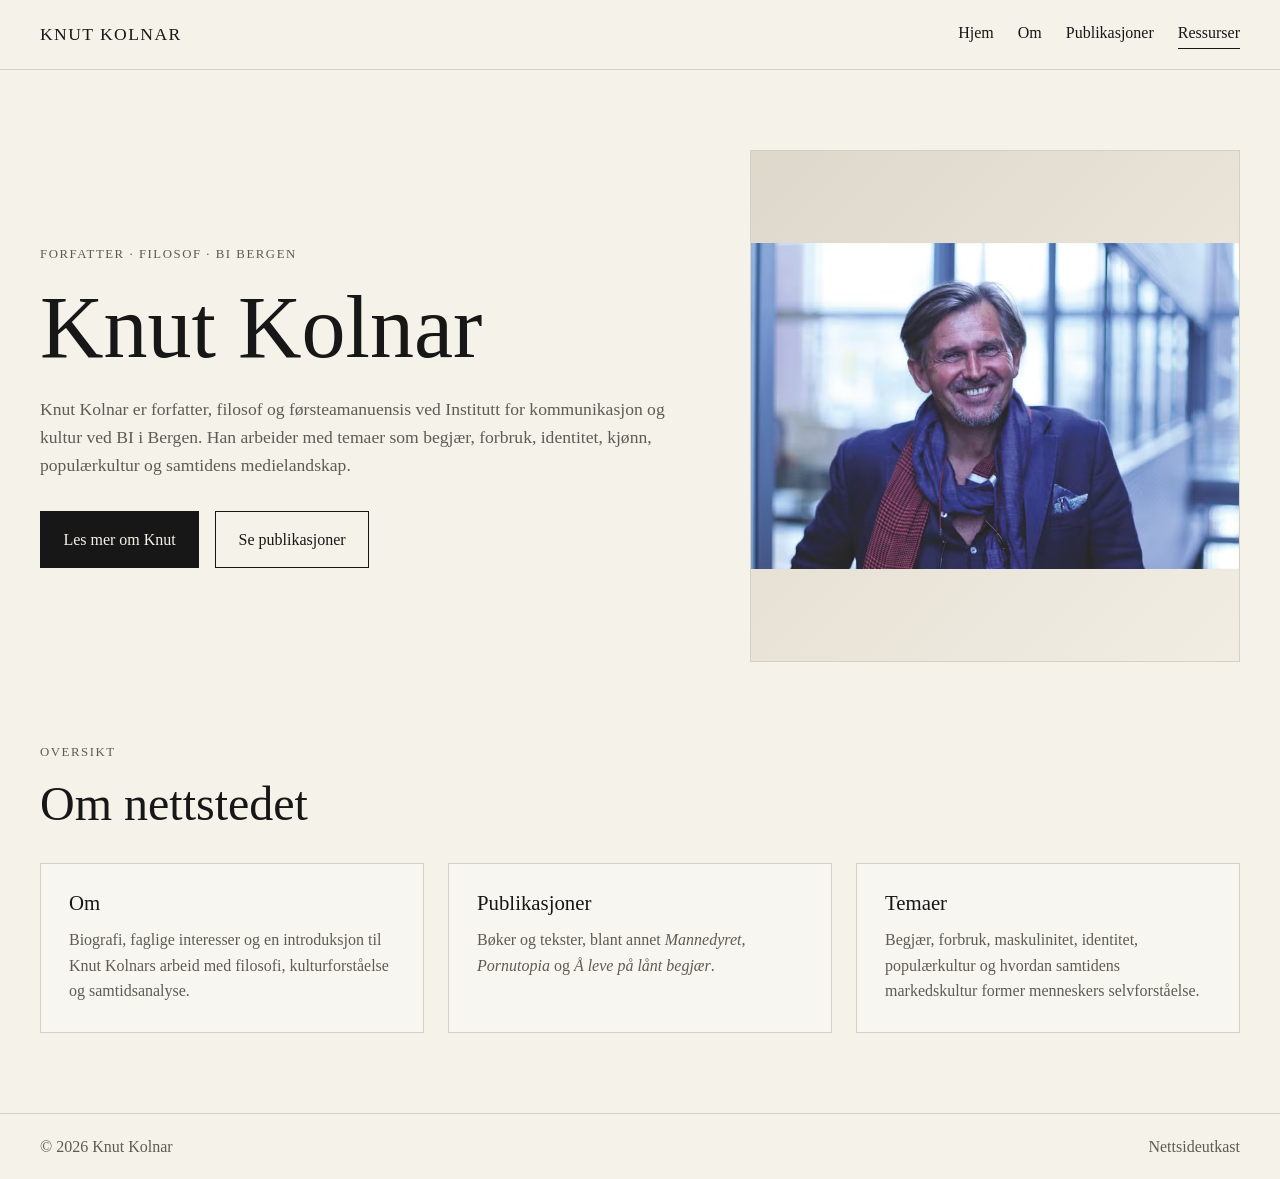
<file: index.html>
<!DOCTYPE html>
<html lang="no">
<head>
  <meta charset="UTF-8" />
  <meta name="viewport" content="width=device-width, initial-scale=1.0" />
  <title>Knut Kolnar</title>
  <meta name="description" content="Nettside for Knut Kolnar – forfatter, filosof og førsteamanuensis ved BI i Bergen." />
  <link rel="stylesheet" href="index.css" />
</head>
<body>
  <header class="site-header">
    <div class="container header-inner">
      <a href="index.html" class="logo">Knut Kolnar</a>
      <nav class="site-nav" aria-label="Hovednavigasjon">
        <a href="index.html">Hjem</a>
        <a href="about.html">Om</a>
        <a href="publications.html">Publikasjoner</a>
        <a href="resources.html" class="active">Ressurser</a>
      </nav>
    </div>
  </header>

  <main>
    <section class="hero">
      <div class="container hero-grid">
        <div class="hero-copy">
          <p class="eyebrow">Forfatter · filosof · BI Bergen</p>
          <h1>Knut Kolnar</h1>
          <p class="intro">
            Knut Kolnar er forfatter, filosof og førsteamanuensis ved Institutt for kommunikasjon og kultur ved BI i Bergen.
            Han arbeider med temaer som begjær, forbruk, identitet, kjønn, populærkultur og samtidens medielandskap.
          </p>
          <div class="hero-actions">
            <a href="about.html" class="button primary">Les mer om Knut</a>
            <a href="publications.html" class="button secondary">Se publikasjoner</a>
          </div>
        </div>
        <div class="hero-panel">
          <div class="panel-frame image-frame">
            <img
              src="images/knut.avif"
              alt="Portrett av Knut Kolnar"
            />
          </div>
        </div>
      </div>
    </section>

    <section class="overview">
      <div class="container">
        <div class="section-heading">
          <p class="eyebrow">Oversikt</p>
          <h2>Om nettstedet</h2>
        </div>
        <div class="cards">
          <article class="card">
            <h3>Om</h3>
            <p>
              Biografi, faglige interesser og en introduksjon til Knut Kolnars arbeid med filosofi,
              kulturforståelse og samtidsanalyse.
            </p>
          </article>
          <article class="card">
            <h3>Publikasjoner</h3>
            <p>
              Bøker og tekster, blant annet <em>Mannedyret</em>, <em>Pornutopia</em> og
              <em>Å leve på lånt begjær</em>.
            </p>
          </article>
          <article class="card">
            <h3>Temaer</h3>
            <p>
              Begjær, forbruk, maskulinitet, identitet, populærkultur og hvordan samtidens markedskultur
              former menneskers selvforståelse.
            </p>
          </article>
        </div>
      </div>
    </section>
  </main>

  <footer class="site-footer">
    <div class="container footer-inner">
      <p>© <span id="year"></span> Knut Kolnar</p>
      <p>Nettsideutkast</p>
    </div>
  </footer>

  <script>
    document.getElementById('year').textContent = new Date().getFullYear();
  </script>
</body>
</html>
</file>
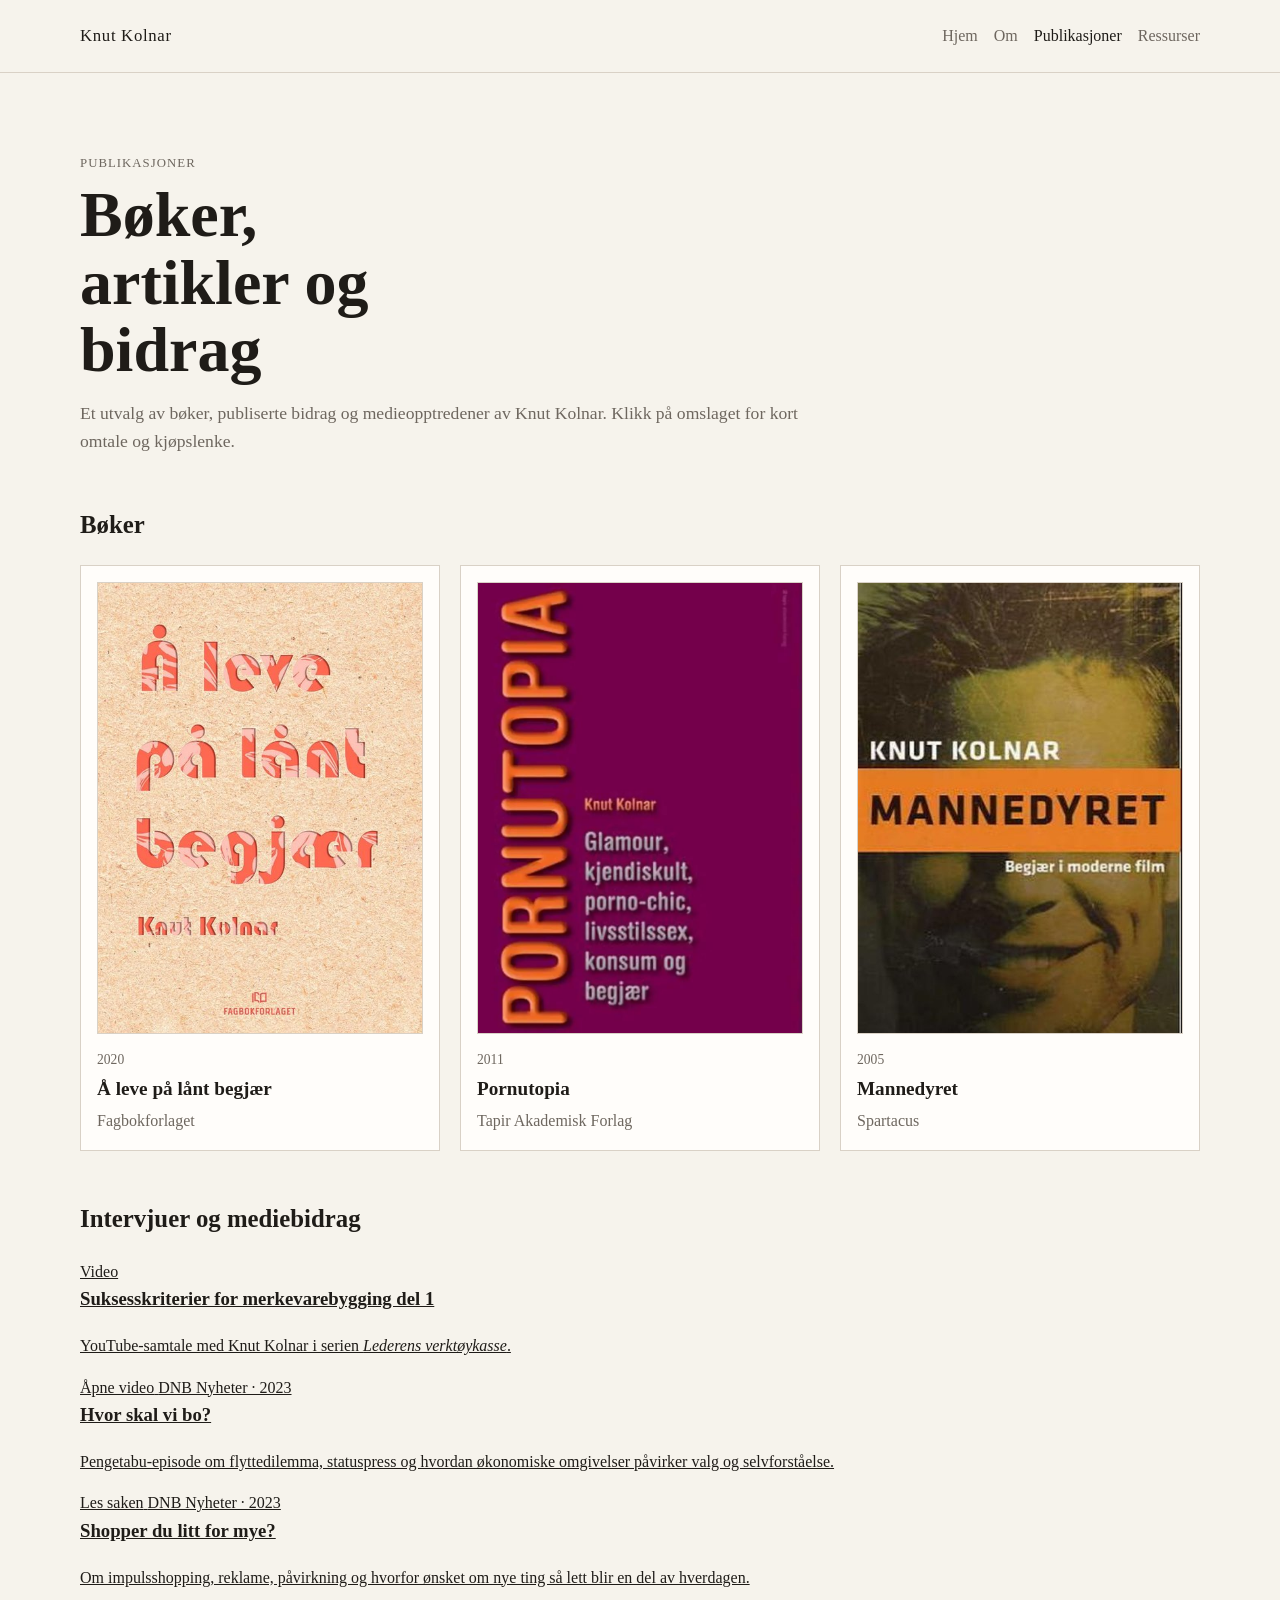
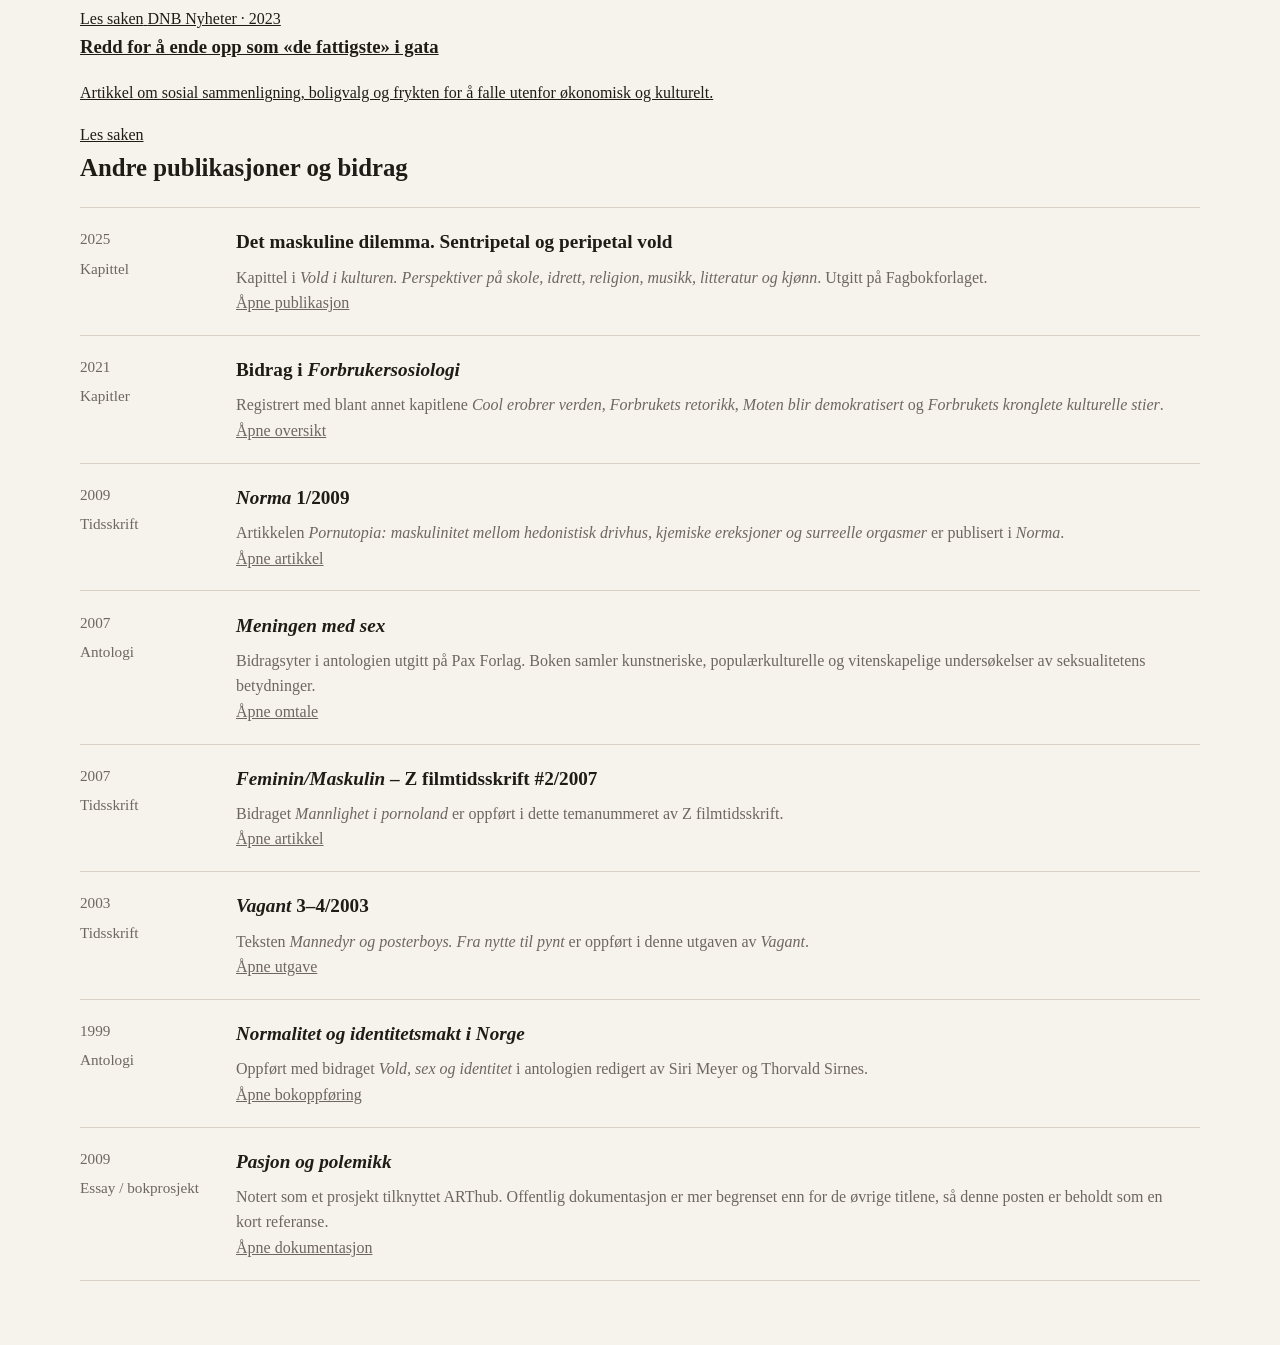
<file: publications.html>
<!DOCTYPE html>
<html lang="no">
<head>
  <meta charset="UTF-8" />
  <meta name="viewport" content="width=device-width, initial-scale=1.0" />
  <title>Publikasjoner | Knut Kolnar</title>
  <meta name="description" content="Publikasjoner av Knut Kolnar." />
  <link rel="stylesheet" href="publications.css" />
</head>
<body>
  <header class="site-header">
    <div class="container header-inner">
      <a href="index.html" class="logo">Knut Kolnar</a>
      <nav class="site-nav" aria-label="Hovednavigasjon">
        <a href="index.html">Hjem</a>
        <a href="about.html">Om</a>
        <a href="publications.html" class="active">Publikasjoner</a>
        <a href="resources.html">Ressurser</a>
      </nav>
    </div>
  </header>

  <main>
    <section class="page-header">
      <div class="container">
        <p class="eyebrow">Publikasjoner</p>
        <h1>Bøker, artikler og bidrag</h1>
        <p class="intro">
          Et utvalg av bøker, publiserte bidrag og medieopptredener av Knut Kolnar. Klikk på omslaget for kort omtale og kjøpslenke.
        </p>
      </div>
    </section>

    <section class="featured-books">
      <div class="container">
        <h2 class="section-title">Bøker</h2>
        <div class="book-grid">
          <button class="book-card" type="button" data-modal="modal-a-lant-begjaer" aria-haspopup="dialog">
            <img src="images/leve.jpg" alt="Omslag: Å leve på lånt begjær" />
            <span class="book-year">2020</span>
            <h3>Å leve på lånt begjær</h3>
            <p>Fagbokforlaget</p>
          </button>

          <button class="book-card" type="button" data-modal="modal-pornutopia" aria-haspopup="dialog">
            <img src="images/por.jpg" alt="Omslag: Pornutopia" />
            <span class="book-year">2011</span>
            <h3>Pornutopia</h3>
            <p>Tapir Akademisk Forlag</p>
          </button>

          <button class="book-card" type="button" data-modal="modal-mannedyret" aria-haspopup="dialog">
            <img src="images/mann.jpg" alt="Omslag: Mannedyret" />
            <span class="book-year">2005</span>
            <h3>Mannedyret</h3>
            <p>Spartacus</p>
          </button>
        </div>
      </div>
    </section>

    <section class="media-links">
      <div class="container">
        <h2 class="section-title">Intervjuer og mediebidrag</h2>
        <div class="resource-grid">
          <a class="resource-card" href="https://www.youtube.com/watch?v=XScAevqb-rQ" target="_blank" rel="noopener noreferrer">
            <span class="resource-type">Video</span>
            <h3>Suksesskriterier for merkevarebygging del 1</h3>
            <p>YouTube-samtale med Knut Kolnar i serien <em>Lederens verktøykasse</em>.</p>
            <span class="resource-link">Åpne video</span>
          </a>

          <a class="resource-card" href="https://www.dnb.no/dnbnyheter/no/din-okonomi/hvor-skal-vi-bo-pengetabu" target="_blank" rel="noopener noreferrer">
            <span class="resource-type">DNB Nyheter · 2023</span>
            <h3>Hvor skal vi bo?</h3>
            <p>Pengetabu-episode om flyttedilemma, statuspress og hvordan økonomiske omgivelser påvirker valg og selvforståelse.</p>
            <span class="resource-link">Les saken</span>
          </a>

          <a class="resource-card" href="https://www.dnb.no/dnbnyheter/no/din-okonomi/shopper-litt-mye" target="_blank" rel="noopener noreferrer">
            <span class="resource-type">DNB Nyheter · 2023</span>
            <h3>Shopper du litt for mye?</h3>
            <p>Om impulsshopping, reklame, påvirkning og hvorfor ønsket om nye ting så lett blir en del av hverdagen.</p>
            <span class="resource-link">Les saken</span>
          </a>

          <a class="resource-card" href="https://www.dnb.no/dnbnyheter/no/din-okonomi/de-fattigste-i-gata-pengetabu" target="_blank" rel="noopener noreferrer">
            <span class="resource-type">DNB Nyheter · 2023</span>
            <h3>Redd for å ende opp som «de fattigste» i gata</h3>
            <p>Artikkel om sosial sammenligning, boligvalg og frykten for å falle utenfor økonomisk og kulturelt.</p>
            <span class="resource-link">Les saken</span>
          </a>
        </div>
      </div>
    </section>

    <section class="publication-listing">
      <div class="container">
        <h2 class="section-title">Andre publikasjoner og bidrag</h2>

        <article class="publication-item">
          <div class="publication-meta">
            <span>2025</span>
            <span>Kapittel</span>
          </div>
          <div class="publication-copy">
            <h3>Det maskuline dilemma. Sentripetal og peripetal vold</h3>
            <p>
              Kapittel i <em>Vold i kulturen. Perspektiver på skole, idrett, religion, musikk, litteratur og kjønn</em>.
              Utgitt på Fagbokforlaget.
            </p>
            <p><a class="publication-link" href="https://doi.org/10.55669/oa510100" target="_blank" rel="noopener noreferrer">Åpne publikasjon</a></p>
          </div>
        </article>

        <article class="publication-item">
          <div class="publication-meta">
            <span>2021</span>
            <span>Kapitler</span>
          </div>
          <div class="publication-copy">
            <h3>Bidrag i <em>Forbrukersosiologi</em></h3>
            <p>
              Registrert med blant annet kapitlene <em>Cool erobrer verden</em>, <em>Forbrukets retorikk</em>,
              <em>Moten blir demokratisert</em> og <em>Forbrukets kronglete kulturelle stier</em>.
            </p>
            <p><a class="publication-link" href="https://www.bi.no/om-bi/ansatte/institutt-for-kommunikasjon-og-kultur/knut-kolnar/" target="_blank" rel="noopener noreferrer">Åpne oversikt</a></p>
          </div>
        </article>

        <article class="publication-item">
          <div class="publication-meta">
            <span>2009</span>
            <span>Tidsskrift</span>
          </div>
          <div class="publication-copy">
            <h3><em>Norma</em> 1/2009</h3>
            <p>
              Artikkelen <em>Pornutopia: maskulinitet mellom hedonistisk drivhus, kjemiske ereksjoner og surreelle orgasmer</em>
              er publisert i <em>Norma</em>.
            </p>
            <p><a class="publication-link" href="https://www.scup.com/doi/10.18261/ISSN1890-2146-2009-01-03" target="_blank" rel="noopener noreferrer">Åpne artikkel</a></p>
          </div>
        </article>

        <article class="publication-item">
          <div class="publication-meta">
            <span>2007</span>
            <span>Antologi</span>
          </div>
          <div class="publication-copy">
            <h3><em>Meningen med sex</em></h3>
            <p>
              Bidragsyter i antologien utgitt på Pax Forlag. Boken samler kunstneriske, populærkulturelle og
              vitenskapelige undersøkelser av seksualitetens betydninger.
            </p>
            <p><a class="publication-link" href="https://www.blikk.no/politikk/meningen-med-sex/151203" target="_blank" rel="noopener noreferrer">Åpne omtale</a></p>
          </div>
        </article>

        <article class="publication-item">
          <div class="publication-meta">
            <span>2007</span>
            <span>Tidsskrift</span>
          </div>
          <div class="publication-copy">
            <h3><em>Feminin/Maskulin</em> – Z filmtidsskrift #2/2007</h3>
            <p>
              Bidraget <em>Mannlighet i pornoland</em> er oppført i dette temanummeret av Z filmtidsskrift.
            </p>
            <p><a class="publication-link" href="https://znett.com/artikkel/mannlighet-i-pornoland/" target="_blank" rel="noopener noreferrer">Åpne artikkel</a></p>
          </div>
        </article>

        <article class="publication-item">
          <div class="publication-meta">
            <span>2003</span>
            <span>Tidsskrift</span>
          </div>
          <div class="publication-copy">
            <h3><em>Vagant</em> 3–4/2003</h3>
            <p>
              Teksten <em>Mannedyr og posterboys. Fra nytte til pynt</em> er oppført i denne utgaven av <em>Vagant</em>.
            </p>
            <p><a class="publication-link" href="https://www.vagant.no/tidligere-utgaver/3-42003/" target="_blank" rel="noopener noreferrer">Åpne utgave</a></p>
          </div>
        </article>

        <article class="publication-item">
          <div class="publication-meta">
            <span>1999</span>
            <span>Antologi</span>
          </div>
          <div class="publication-copy">
            <h3><em>Normalitet og identitetsmakt i Norge</em></h3>
            <p>
              Oppført med bidraget <em>Vold, sex og identitet</em> i antologien redigert av Siri Meyer og Thorvald Sirnes.
            </p>
            <p><a class="publication-link" href="https://www.nb.no/items/URN%3ANBN%3Ano-nb_digibok_2010062508086" target="_blank" rel="noopener noreferrer">Åpne bokoppføring</a></p>
          </div>
        </article>

        <article class="publication-item">
          <div class="publication-meta">
            <span>2009</span>
            <span>Essay / bokprosjekt</span>
          </div>
          <div class="publication-copy">
            <h3><em>Pasjon og polemikk</em></h3>
            <p>
              Notert som et prosjekt tilknyttet ARThub. Offentlig dokumentasjon er mer begrenset enn for de øvrige titlene,
              så denne posten er beholdt som en kort referanse.
            </p>
            <p><a class="publication-link" href="https://www.berven.no/_pages/Passionpage.html" target="_blank" rel="noopener noreferrer">Åpne dokumentasjon</a></p>
          </div>
        </article>
      </div>
    </section>
  </main>

  <div class="modal-backdrop" id="modal-a-lant-begjaer" hidden>
    <div class="modal" role="dialog" aria-modal="true" aria-labelledby="title-a-lant-begjaer">
      <button class="modal-close" type="button" aria-label="Lukk modal">&times;</button>
      <img src="images/leve.jpg" alt="Omslag: Å leve på lånt begjær" class="modal-cover" />
      <div class="modal-copy">
        <p class="modal-kicker">2020 · Fagbokforlaget</p>
        <h2 id="title-a-lant-begjaer">Å leve på lånt begjær</h2>
        <p>
          En bok om forbrukersamfunnet og hvordan begjær formes sosialt gjennom status, stigma, reklame,
          populærkultur, kroppsidealer og forestillinger om det gode liv.
        </p>
        <p>
          <a href="https://www.ark.no/produkt/boker/dokumentar-og-faktaboker/a-leve-pa-lant-begjaer-9788245018646" target="_blank" rel="noopener noreferrer">Kjøp hos ARK</a>
        </p>
      </div>
    </div>
  </div>

  <div class="modal-backdrop" id="modal-pornutopia" hidden>
    <div class="modal" role="dialog" aria-modal="true" aria-labelledby="title-pornutopia">
      <button class="modal-close" type="button" aria-label="Lukk modal">&times;</button>
      <img src="images/por.jpg" alt="Omslag: Pornutopia" class="modal-cover" />
      <div class="modal-copy">
        <p class="modal-kicker">2011 · Tapir Akademisk Forlag</p>
        <h2 id="title-pornutopia">Pornutopia</h2>
        <p>
          En kulturanalyse der sex og populærkultur brukes som innganger til å undersøke pornografi,
          kjendiskultur, livsstilssex, konsum, maskulinitet og begjær i samtiden.
        </p>
        <p>
          <a href="https://www.bokkilden.no/familie-og-relasjoner/pornutopia-knut-kolnar/produkt.do?produktId=6376046" target="_blank" rel="noopener noreferrer">Se hos Bokkilden</a>
        </p>
      </div>
    </div>
  </div>

  <div class="modal-backdrop" id="modal-mannedyret" hidden>
    <div class="modal" role="dialog" aria-modal="true" aria-labelledby="title-mannedyret">
      <button class="modal-close" type="button" aria-label="Lukk modal">&times;</button>
      <img src="images/mann.jpg" alt="Omslag: Mannedyret" class="modal-cover" />
      <div class="modal-copy">
        <p class="modal-kicker">2005 · Spartacus</p>
        <h2 id="title-mannedyret">Mannedyret</h2>
        <p>
          En analyse av hvordan moderne film fremstiller menn, maskulinitet og begjær, og hvordan
          populærkulturelle bilder former forestillinger om mannlighet.
        </p>
        <p>
          <a href="https://www.ark.no/produkt/boker/historie-og-dokumentar/mannedyret-9788243003484" target="_blank" rel="noopener noreferrer">Se hos ARK</a>
        </p>
      </div>
    </div>
  </div>

  <script>
    (function () {
      const backdrops = Array.from(document.querySelectorAll('.modal-backdrop'));
      const openButtons = Array.from(document.querySelectorAll('[data-modal]'));

      function closeAllModals() {
        backdrops.forEach((backdrop) => {
          backdrop.setAttribute('hidden', '');
        });
        document.body.classList.remove('modal-open');
      }

      function openModal(id) {
        const modal = document.getElementById(id);
        if (!modal) return;
        closeAllModals();
        modal.removeAttribute('hidden');
        document.body.classList.add('modal-open');
      }

      openButtons.forEach((button) => {
        button.addEventListener('click', () => openModal(button.getAttribute('data-modal')));
      });

      backdrops.forEach((backdrop) => {
        const closeButton = backdrop.querySelector('.modal-close');
        if (closeButton) {
          closeButton.addEventListener('click', closeAllModals);
        }
        backdrop.addEventListener('click', (event) => {
          if (event.target === backdrop) closeAllModals();
        });
      });

      document.addEventListener('keydown', (event) => {
        if (event.key === 'Escape') closeAllModals();
      });

      closeAllModals();
    })();
  </script>
</body>
</html>
</file>
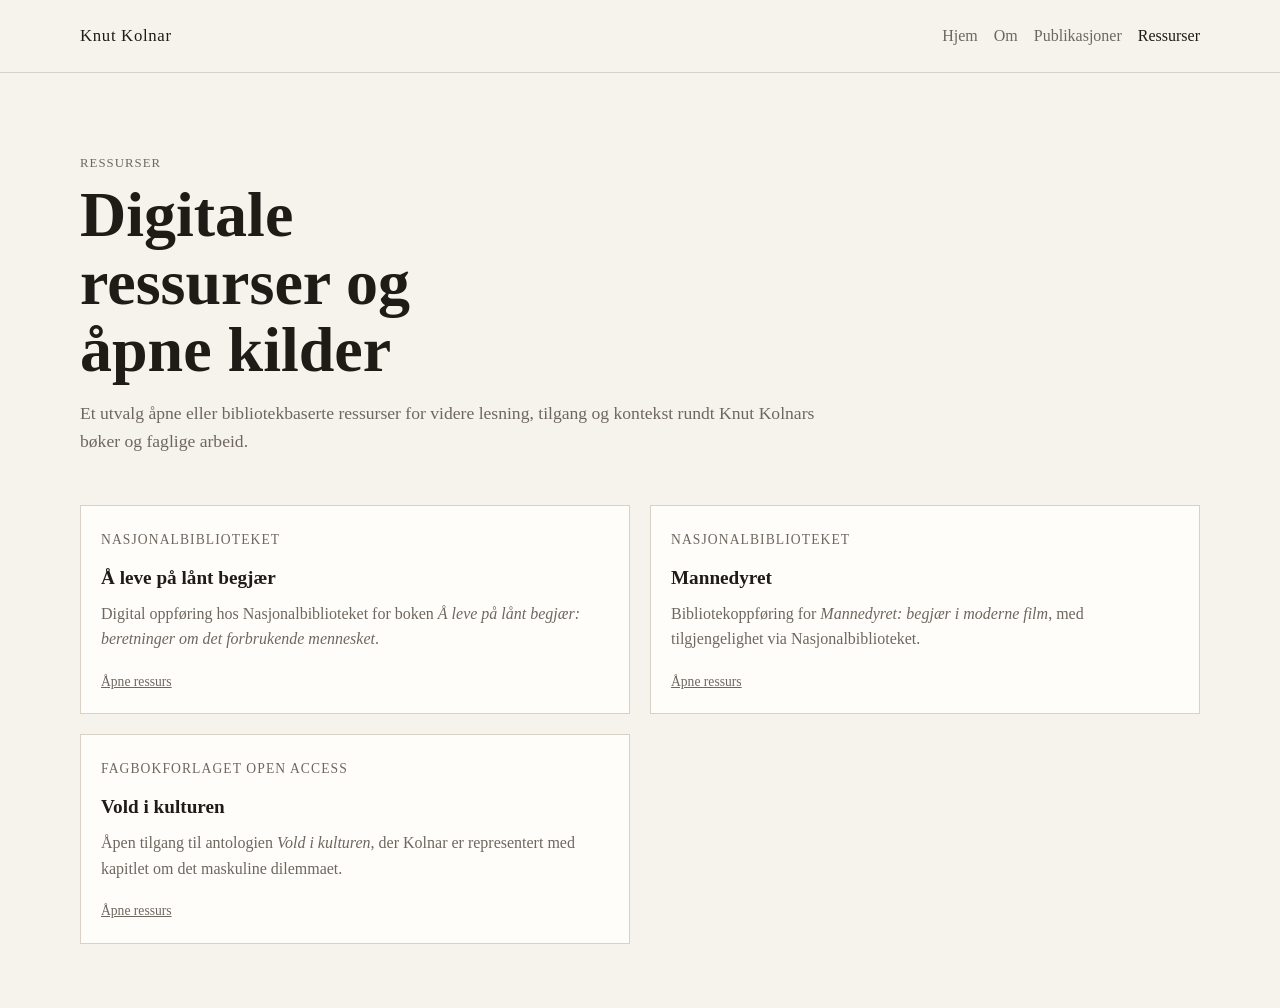
<file: resources.html>
<!DOCTYPE html>
<html lang="no">
<head>
  <meta charset="UTF-8" />
  <meta name="viewport" content="width=device-width, initial-scale=1.0" />
  <title>Ressurser | Knut Kolnar</title>
  <meta name="description" content="Digitale ressurser og åpne kilder knyttet til Knut Kolnars bøker og faglige bidrag." />
  <link rel="stylesheet" href="resources.css" />
</head>
<body>
  <header class="site-header">
    <div class="container header-inner">
      <a href="index.html" class="logo">Knut Kolnar</a>
      <nav class="site-nav" aria-label="Hovednavigasjon">
        <a href="index.html">Hjem</a>
        <a href="about.html">Om</a>
        <a href="publications.html">Publikasjoner</a>
        <a href="resources.html" class="active">Ressurser</a>
      </nav>
    </div>
  </header>

  <main>
    <section class="page-header">
      <div class="container">
        <p class="eyebrow">Ressurser</p>
        <h1>Digitale ressurser og åpne kilder</h1>
        <p class="intro">
          Et utvalg åpne eller bibliotekbaserte ressurser for videre lesning, tilgang og kontekst rundt Knut Kolnars bøker og faglige arbeid.
        </p>
      </div>
    </section>

    <section class="media-links">
      <div class="container">
        <div class="resource-grid">
          <a class="resource-card" href="https://www.nb.no/items/ecab8d7263d980b31fdeba372dc03f9a?page=21" target="_blank" rel="noopener noreferrer">
            <span class="resource-type">Nasjonalbiblioteket</span>
            <h3>Å leve på lånt begjær</h3>
            <p>Digital oppføring hos Nasjonalbiblioteket for boken <em>Å leve på lånt begjær: beretninger om det forbrukende mennesket</em>.</p>
            <span class="resource-link">Åpne ressurs</span>
          </a>

          <a class="resource-card" href="https://www.nb.no/items/e0802537ddbfa614b7ec75b5bc3366f8" target="_blank" rel="noopener noreferrer">
            <span class="resource-type">Nasjonalbiblioteket</span>
            <h3>Mannedyret</h3>
            <p>Bibliotekoppføring for <em>Mannedyret: begjær i moderne film</em>, med tilgjengelighet via Nasjonalbiblioteket.</p>
            <span class="resource-link">Åpne ressurs</span>
          </a>

          <a class="resource-card" href="https://oa.fagbokforlaget.no/index.php/vboa/catalog/book/72" target="_blank" rel="noopener noreferrer">
            <span class="resource-type">Fagbokforlaget Open Access</span>
            <h3>Vold i kulturen</h3>
            <p>Åpen tilgang til antologien <em>Vold i kulturen</em>, der Kolnar er representert med kapitlet om det maskuline dilemmaet.</p>
            <span class="resource-link">Åpne ressurs</span>
          </a>
        </div>
      </div>
    </section>
  </main>
</body>
</html>
</file>
<file: index.css>
:root {
  --bg: #f5f2ea;
  --surface: #ebe6dc;
  --text: #171717;
  --muted: #5f5b54;
  --border: #d7d0c4;
  --accent: #171717;
  --max-width: 1200px;
}

* {
  box-sizing: border-box;
}

html {
  scroll-behavior: smooth;
}

body {
  margin: 0;
  font-family: Georgia, "Times New Roman", serif;
  background: var(--bg);
  color: var(--text);
  line-height: 1.6;
}

img {
  max-width: 100%;
  display: block;
}

a {
  color: inherit;
  text-decoration: none;
}

.container {
  width: min(100% - 2rem, var(--max-width));
  margin: 0 auto;
}

.site-header,
.site-footer {
  border-bottom: 1px solid var(--border);
}

.site-footer {
  border-top: 1px solid var(--border);
  border-bottom: 0;
}

.header-inner,
.footer-inner {
  display: flex;
  align-items: center;
  justify-content: space-between;
  gap: 1rem;
  padding: 1.25rem 0;
}

.logo {
  font-size: 1.1rem;
  letter-spacing: 0.08em;
  text-transform: uppercase;
}

.site-nav {
  display: flex;
  gap: 1.5rem;
}

.site-nav a {
  position: relative;
  padding-bottom: 0.2rem;
}

.site-nav a.active::after,
.site-nav a:hover::after {
  content: "";
  position: absolute;
  left: 0;
  bottom: 0;
  width: 100%;
  height: 1px;
  background: var(--text);
}

.hero {
  padding: 5rem 0 4rem;
}

.hero-grid {
  display: grid;
  grid-template-columns: 1.15fr 0.85fr;
  gap: 3rem;
  align-items: center;
}

.eyebrow {
  margin: 0 0 1rem;
  font-size: 0.8rem;
  letter-spacing: 0.12em;
  text-transform: uppercase;
  color: var(--muted);
}

h1,
h2,
h3 {
  margin-top: 0;
  font-weight: 400;
  line-height: 1.1;
}

h1 {
  margin-bottom: 1rem;
  font-size: clamp(3rem, 7vw, 5.5rem);
}

h2 {
  font-size: clamp(2rem, 4vw, 3rem);
  margin-bottom: 2rem;
}

h3 {
  font-size: 1.3rem;
  margin-bottom: 0.75rem;
}

.intro {
  max-width: 42rem;
  font-size: 1.1rem;
  color: var(--muted);
}

.hero-actions {
  display: flex;
  gap: 1rem;
  flex-wrap: wrap;
  margin-top: 2rem;
}

.button {
  display: inline-flex;
  align-items: center;
  justify-content: center;
  padding: 0.9rem 1.4rem;
  border: 1px solid var(--text);
  transition: background 0.2s ease, color 0.2s ease;
}

.button.primary {
  background: var(--accent);
  color: var(--bg);
}

.button.secondary {
  background: transparent;
}

.button:hover {
  background: var(--surface);
  color: var(--text);
}

.hero-panel {
  min-height: 32rem;
}

.panel-frame {
  height: 100%;
  min-height: 32rem;
  border: 1px solid var(--border);
  background: linear-gradient(135deg, #ded8cb, #f2ede3);
  display: grid;
  place-items: center;
  color: var(--muted);
  text-transform: uppercase;
  letter-spacing: 0.08em;
  font-size: 0.8rem;
}

.overview {
  padding: 1rem 0 5rem;
}

.section-heading {
  margin-bottom: 2rem;
}

.cards {
  display: grid;
  grid-template-columns: repeat(3, 1fr);
  gap: 1.5rem;
}

.card {
  padding: 1.75rem;
  border: 1px solid var(--border);
  background: rgba(255, 255, 255, 0.28);
}

.card p,
.footer-inner p {
  margin: 0;
  color: var(--muted);
}

@media (max-width: 900px) {
  .hero-grid,
  .cards {
    grid-template-columns: 1fr;
  }

  .hero {
    padding-top: 3rem;
  }
}

@media (max-width: 640px) {
  .header-inner,
  .footer-inner {
    flex-direction: column;
    align-items: flex-start;
  }

  .site-nav {
    gap: 1rem;
    flex-wrap: wrap;
  }
}
</file>
<file: publications.css>
* {
  box-sizing: border-box;
}

:root {
  --bg: #f6f3ec;
  --surface: #fffdfa;
  --text: #1f1c18;
  --muted: #6e675f;
  --line: #d9d1c6;
}

html, body {
  margin: 0;
  padding: 0;
}

body {
  font-family: Georgia, "Times New Roman", serif;
  background: var(--bg);
  color: var(--text);
  line-height: 1.6;
}

body.modal-open {
  overflow: hidden;
}

a {
  color: inherit;
}

img {
  max-width: 100%;
  display: block;
}

.container {
  width: min(1120px, calc(100% - 2rem));
  margin: 0 auto;
}

.site-header {
  border-bottom: 1px solid var(--line);
  background: rgba(246, 243, 236, 0.94);
  position: sticky;
  top: 0;
  backdrop-filter: blur(6px);
  z-index: 10;
}

.header-inner {
  min-height: 72px;
  display: flex;
  align-items: center;
  justify-content: space-between;
  gap: 1rem;
}

.logo {
  text-decoration: none;
  font-size: 1.05rem;
  letter-spacing: 0.04em;
}

.site-nav {
  display: flex;
  gap: 1rem;
  flex-wrap: wrap;
}

.site-nav a {
  text-decoration: none;
  color: var(--muted);
}

.site-nav a.active {
  color: var(--text);
}

.page-header {
  padding: 5rem 0 2rem;
}

.eyebrow {
  margin: 0 0 0.5rem;
  text-transform: uppercase;
  letter-spacing: 0.08em;
  font-size: 0.8rem;
  color: var(--muted);
}

h1, h2, h3, p {
  margin-top: 0;
}

h1 {
  font-size: clamp(2.4rem, 5vw, 4.4rem);
  line-height: 1.05;
  max-width: 10ch;
  margin-bottom: 1rem;
}

.intro {
  font-size: 1.1rem;
  max-width: 46rem;
  color: var(--muted);
}

.section-title {
  font-size: 1.55rem;
  margin-bottom: 1.25rem;
}

.featured-books {
  padding: 0 0 3rem;
}

.book-grid {
  display: grid;
  grid-template-columns: repeat(3, minmax(0, 1fr));
  gap: 1.25rem;
}

.book-card {
  border: 1px solid var(--line);
  background: var(--surface);
  padding: 1rem;
  text-align: left;
  cursor: pointer;
  font: inherit;
  color: inherit;
  transition: transform 140ms ease, border-color 140ms ease;
}

.book-card:hover {
  transform: translateY(-2px);
  border-color: #b7ad9f;
}

.book-card img {
  width: 100%;
  aspect-ratio: 0.72 / 1;
  object-fit: cover;
  border: 1px solid var(--line);
  margin-bottom: 0.9rem;
  background: #ece7de;
}

.book-year {
  display: block;
  font-size: 0.85rem;
  color: var(--muted);
  margin-bottom: 0.25rem;
}

.book-card h3 {
  font-size: 1.2rem;
  margin-bottom: 0.2rem;
}

.book-card p {
  color: var(--muted);
  margin-bottom: 0;
}

.publication-listing {
  padding: 0 0 4rem;
}

.publication-item {
  display: grid;
  grid-template-columns: 140px 1fr;
  gap: 1rem;
  padding: 1.2rem 0;
  border-top: 1px solid var(--line);
}

.publication-item:last-child {
  border-bottom: 1px solid var(--line);
}

.publication-meta {
  display: flex;
  flex-direction: column;
  gap: 0.3rem;
  color: var(--muted);
  font-size: 0.95rem;
}

.publication-copy h3 {
  font-size: 1.2rem;
  margin-bottom: 0.4rem;
}

.publication-copy p {
  color: var(--muted);
  max-width: 58rem;
  margin-bottom: 0;
}

.modal-backdrop {
  position: fixed;
  inset: 0;
  background: rgba(20, 16, 12, 0.66);
  display: grid;
  place-items: center;
  padding: 1rem;
  z-index: 1000;
}

.modal-backdrop[hidden] {
  display: none !important;
}

.modal {
  width: min(900px, 100%);
  background: var(--surface);
  color: var(--text);
  border: 1px solid var(--line);
  display: grid;
  grid-template-columns: 280px 1fr;
  gap: 1.25rem;
  padding: 1.25rem;
  position: relative;
  box-shadow: 0 24px 80px rgba(0, 0, 0, 0.18);
}

.modal-cover {
  width: 100%;
  aspect-ratio: 0.72 / 1;
  object-fit: cover;
  border: 1px solid var(--line);
  background: #ece7de;
}

.modal-copy {
  padding-right: 2rem;
}

.modal-kicker {
  color: var(--muted);
  text-transform: uppercase;
  letter-spacing: 0.06em;
  font-size: 0.8rem;
  margin-bottom: 0.7rem;
}

.modal-copy h2 {
  font-size: 2rem;
  line-height: 1.05;
  margin-bottom: 1rem;
}

.modal-copy a {
  text-decoration: underline;
}

.modal-close {
  position: absolute;
  top: 0.6rem;
  right: 0.8rem;
  border: 0;
  background: transparent;
  font-size: 2rem;
  line-height: 1;
  cursor: pointer;
  color: var(--muted);
}

@media (max-width: 900px) {
  .book-grid {
    grid-template-columns: 1fr;
  }

  .modal {
    grid-template-columns: 1fr;
  }

  .modal-cover {
    max-width: 260px;
  }
}

@media (max-width: 700px) {
  .publication-item {
    grid-template-columns: 1fr;
  }

  .header-inner {
    align-items: flex-start;
    padding: 1rem 0;
    flex-direction: column;
  }

  .page-header {
    padding-top: 3rem;
  }
}
</file>
<file: resources.css>
* {
  box-sizing: border-box;
}

:root {
  --bg: #f6f3ec;
  --surface: #fffdfa;
  --text: #1f1c18;
  --muted: #6e675f;
  --line: #d9d1c6;
}

html, body {
  margin: 0;
  padding: 0;
}

body {
  font-family: Georgia, "Times New Roman", serif;
  background: var(--bg);
  color: var(--text);
  line-height: 1.6;
}

a {
  color: inherit;
}

.container {
  width: min(1120px, calc(100% - 2rem));
  margin: 0 auto;
}

.site-header {
  border-bottom: 1px solid var(--line);
  background: rgba(246, 243, 236, 0.94);
  position: sticky;
  top: 0;
  backdrop-filter: blur(6px);
  z-index: 10;
}

.header-inner {
  min-height: 72px;
  display: flex;
  align-items: center;
  justify-content: space-between;
  gap: 1rem;
}

.logo {
  text-decoration: none;
  font-size: 1.05rem;
  letter-spacing: 0.04em;
}

.site-nav {
  display: flex;
  gap: 1rem;
  flex-wrap: wrap;
}

.site-nav a {
  text-decoration: none;
  color: var(--muted);
}

.site-nav a.active {
  color: var(--text);
}

.page-header {
  padding: 5rem 0 2rem;
}

.eyebrow {
  margin: 0 0 0.5rem;
  text-transform: uppercase;
  letter-spacing: 0.08em;
  font-size: 0.8rem;
  color: var(--muted);
}

h1, h3, p {
  margin-top: 0;
}

h1 {
  font-size: clamp(2.4rem, 5vw, 4.4rem);
  line-height: 1.05;
  max-width: 12ch;
  margin-bottom: 1rem;
}

.intro {
  font-size: 1.1rem;
  max-width: 46rem;
  color: var(--muted);
}

.media-links {
  padding: 0 0 4rem;
}

.resource-grid {
  display: grid;
  grid-template-columns: repeat(2, minmax(0, 1fr));
  gap: 1.25rem;
}

.resource-card {
  display: block;
  border: 1px solid var(--line);
  background: var(--surface);
  padding: 1.25rem;
  text-decoration: none;
  transition: transform 140ms ease, border-color 140ms ease, background 140ms ease;
}

.resource-card:hover {
  transform: translateY(-2px);
  border-color: #b7ad9f;
  background: #fffcf7;
}

.resource-type,
.resource-link {
  display: inline-block;
  font-size: 0.85rem;
  color: var(--muted);
}

.resource-type {
  text-transform: uppercase;
  letter-spacing: 0.08em;
  margin-bottom: 0.75rem;
}

.resource-card h3 {
  font-size: 1.2rem;
  margin-bottom: 0.45rem;
}

.resource-card p {
  color: var(--muted);
  margin-bottom: 1rem;
}

.resource-link {
  text-decoration: underline;
}

@media (max-width: 900px) {
  .resource-grid {
    grid-template-columns: 1fr;
  }
}

@media (max-width: 700px) {
  .header-inner {
    align-items: flex-start;
    padding: 1rem 0;
    flex-direction: column;
  }

  .page-header {
    padding-top: 3rem;
  }
}
</file>
